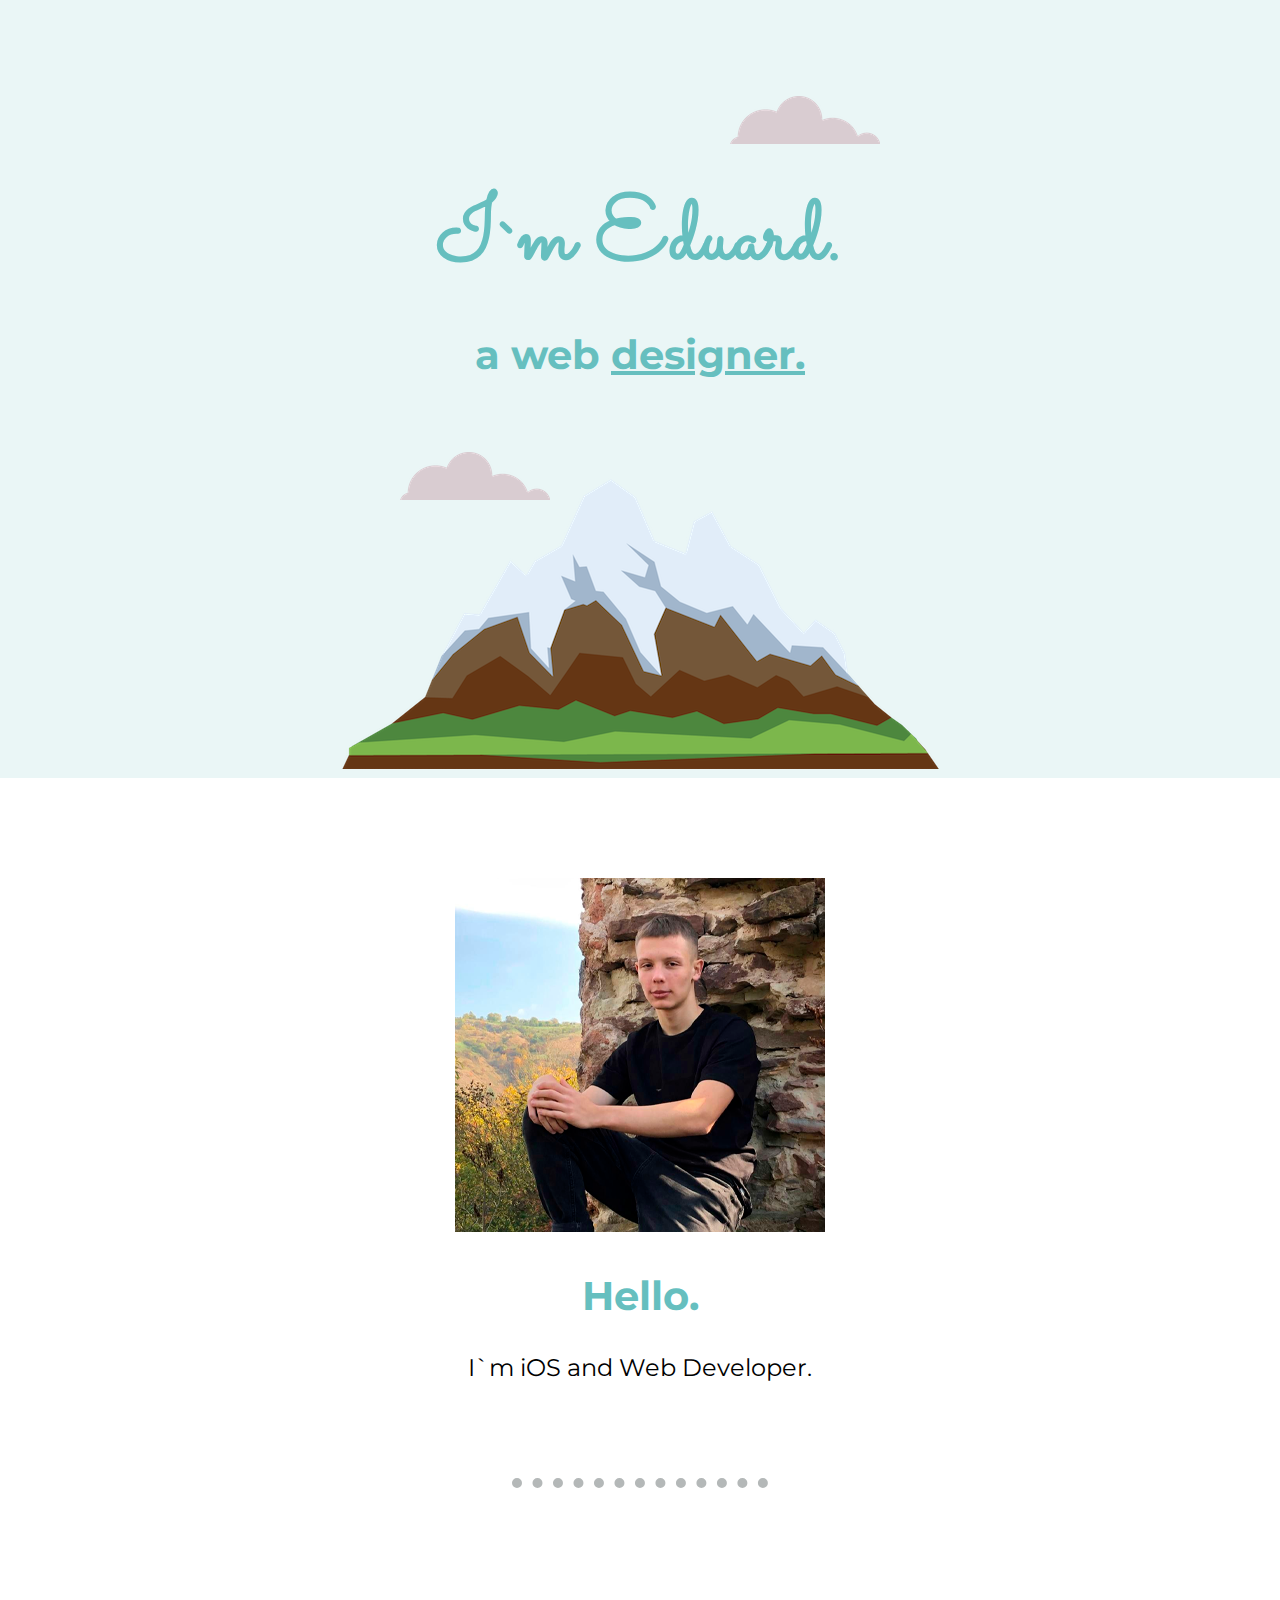
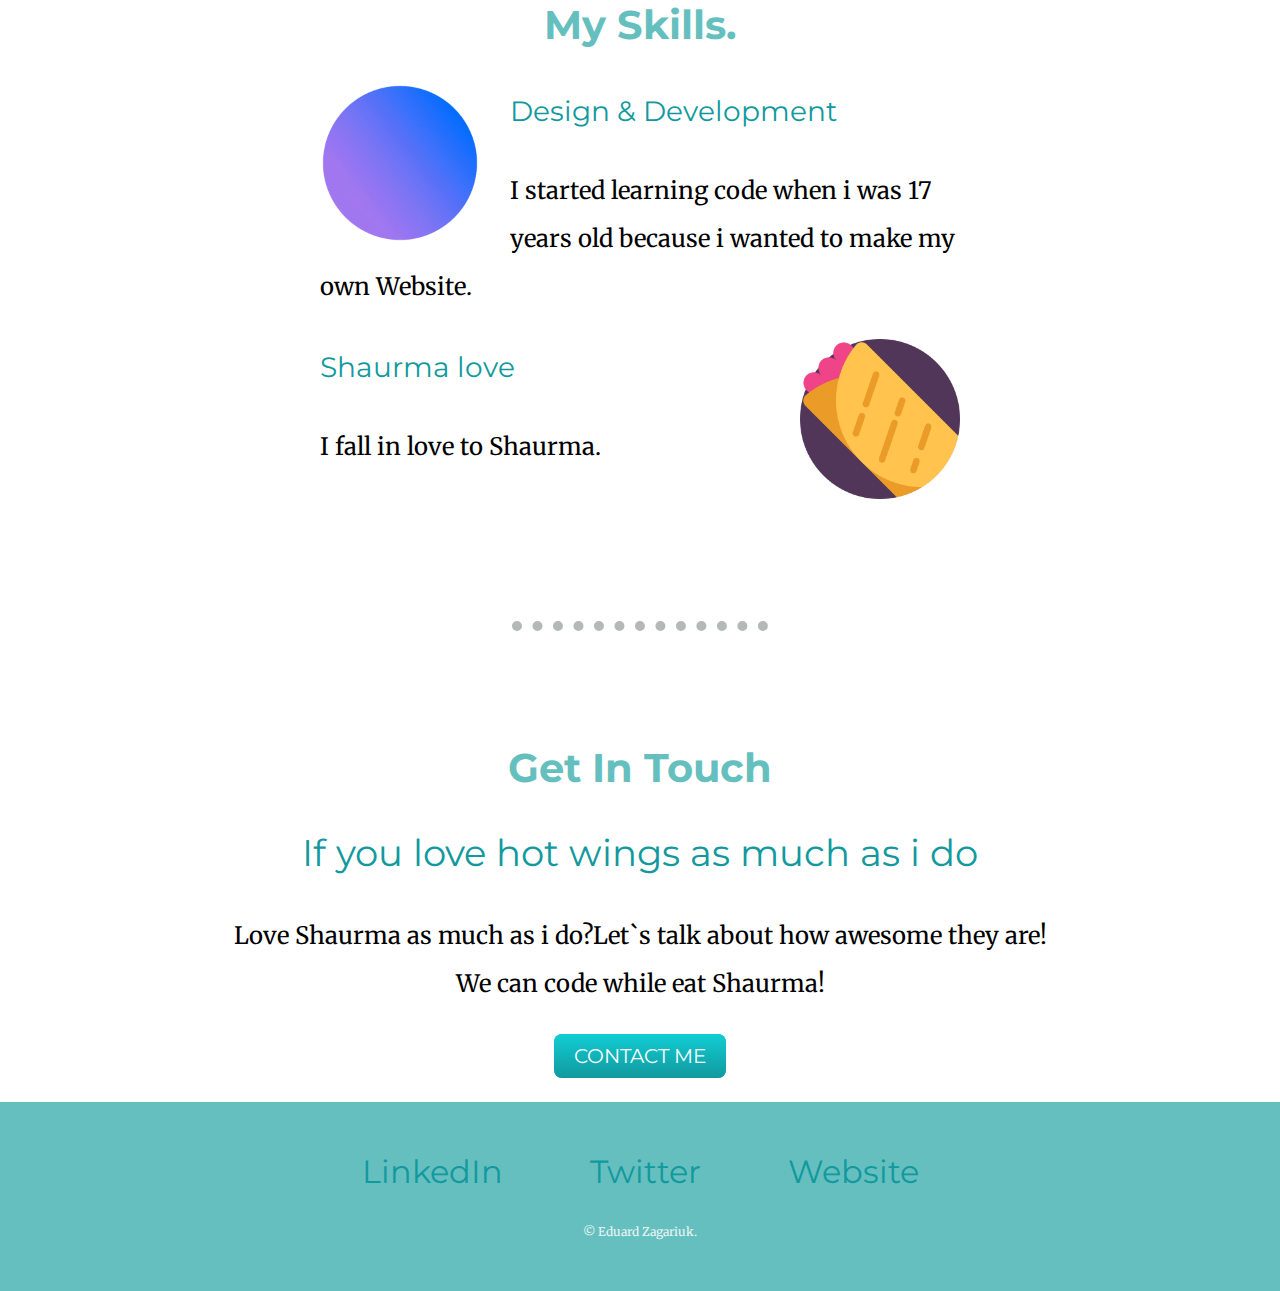
<file: CSS - My site/index.html>
<!DOCTYPE html>
<html lang="en">
<head>
	<meta charset="UTF-8">
	
	<link rel="preconnect" href="https://fonts.googleapis.com">
	<link rel="preconnect" href="https://fonts.gstatic.com" crossorigin>
	<link href="https://fonts.googleapis.com/css2?family=Merriweather&family=Montserrat&family=Sacramento&display=swap"
		rel="stylesheet"><link rel="icon" href="favicon.ico">
	<link rel="stylesheet" href="css/style.css"><meta http-equiv="X-UA-Compatible" content="IE=edge">
	<meta name="viewport" content="width=device-width, initial-scale=1.0">
	<title>My site</title>
</head>
<body>
	<div class="top_container">
		<img class="top_cloud" src="images/cloud.png" alt="">
<h1>I`m Eduard.</h1>
<h2>
	
	a web <span class="h1_undertext">designer.</span> 

</h2>
<img class="bottom_cloud" src="images/cloud.png" alt="">
<img src="images/mountain.png" alt="">
	</div>

<div class="middle_container">
	<!--  -->
	<div class="profile">
		<img  class="ava_img" src="images/photo.png" alt="User Photo">
		<h2>Hello.</h2>
		<p class="intro">I`m iOS and Web Developer.</p>
	</div>
	<hr class="hr_skills">
	<!--  -->
	<div class="skills">
		<h2>My Skills.</h2>
		<div class="skill_row">
			<img class="skill_img_gif" src="images/circle.gif" alt="">
			<h3>Design & Development</h3>
			<p>I started learning code when i was 17 years old 
				because i wanted to make my own Website.
			</p>
		</div>
		<!--  -->
		<div class="skill_row">
			<img class="skill_img_peper" src="images/shawerma.png" alt="">
			<h3>Shaurma love</h3>
			<p>I fall in love to Shaurma.</p>
		</div>
	</div>
	<hr class="hr_contact">
	<div class="contact_me">
		<h2>Get In Touch</h2>
		<h3>If you love hot wings as much as i do</h3>
		<p class="text_contact">Love Shaurma as much as i do?Let`s talk about how
			awesome they are!
			<br>
			We can code while eat Shaurma!
		</p>
		<a target="_blank" class="btn" href="mailto:edwardzagariuk@gmail.com">CONTACT ME</a>
	</div>
</div>


<div class="bottom_container">
	<a class="footer_link" href="https://www.linkedin.com/">LinkedIn</a>
	<a class="footer_link" href="https://twitter.com/">Twitter</a>
	<a class="footer_link" href="https://www.appbrewery.co/">Website</a>
	<p class="copyright">© Eduard Zagariuk.</p>
</div>

</body>
</html>
</file>
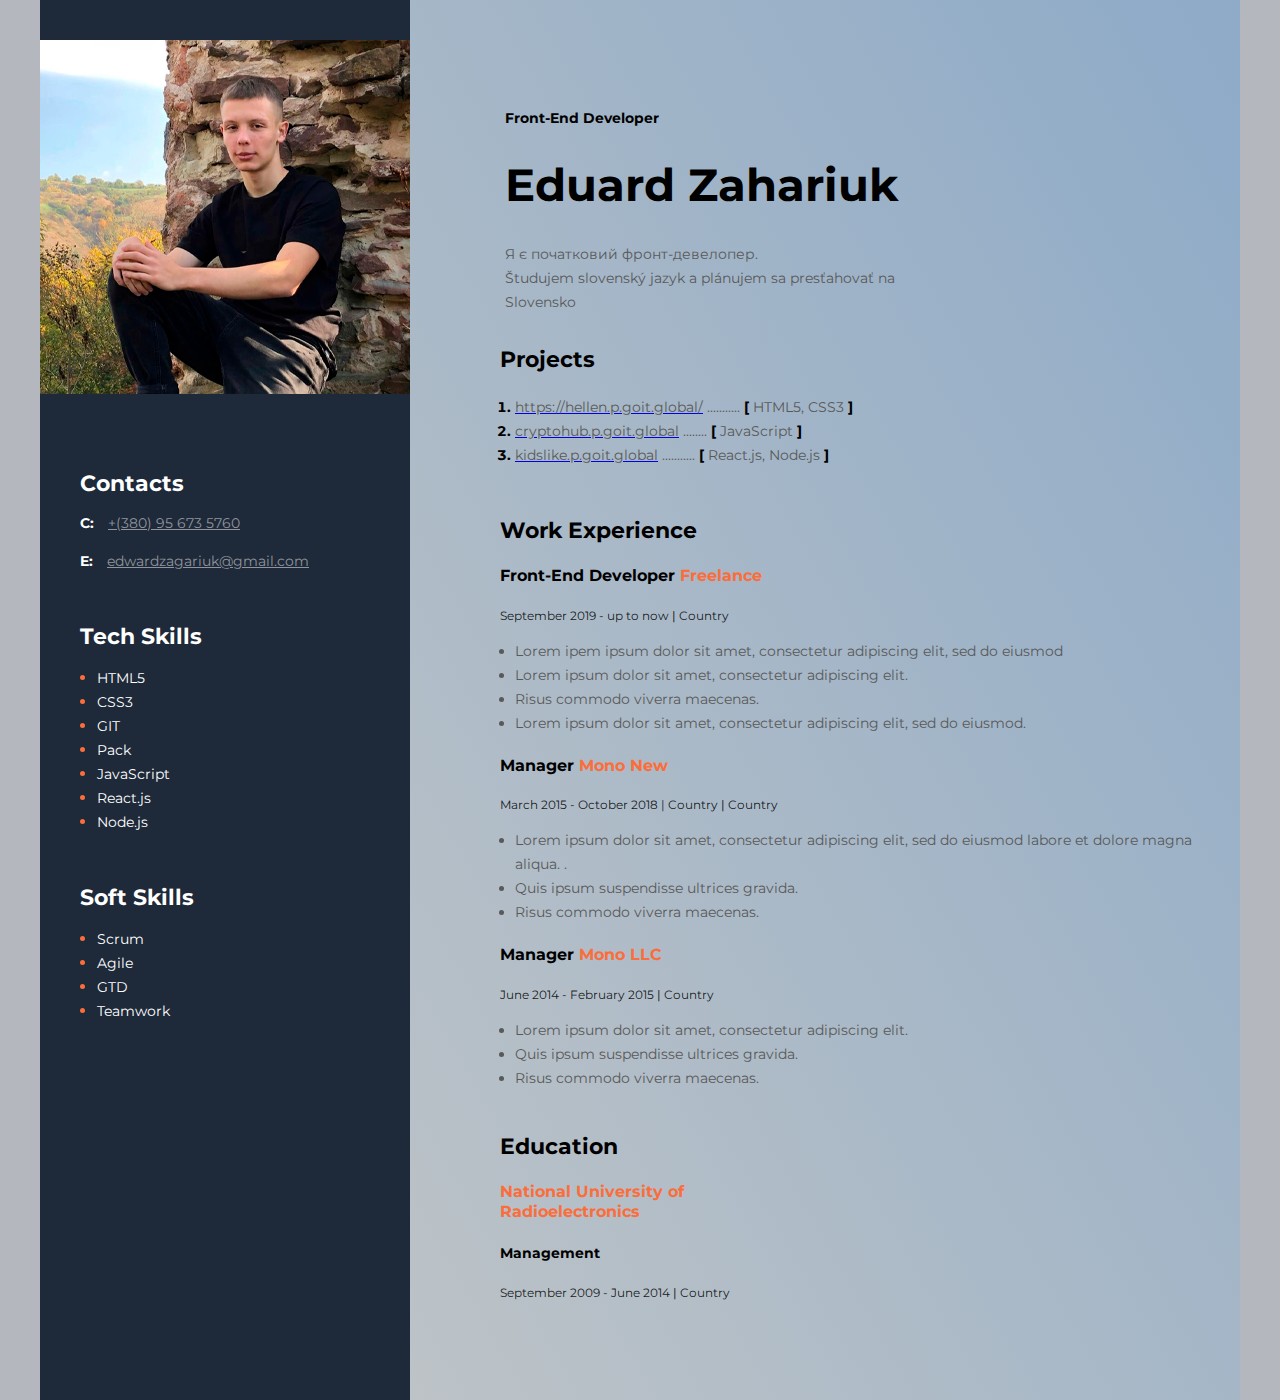
<file: Resume/index.html>
<!DOCTYPE html>
<html lang="en">

<head>
	<meta charset="UTF-8">
	<meta http-equiv="X-UA-Compatible" content="IE=edge">
	<meta name="viewport" content="width=device-width, initial-scale=1.0">
	<link rel="preconnect" href="https://fonts.googleapis.com">
	<link rel="preconnect" href="https://fonts.gstatic.com" crossorigin>
	<link href="https://fonts.googleapis.com/css2?family=Montserrat&display=swap" rel="stylesheet">
	<link rel="stylesheet" href="css/style.css">
	<title>Resume</title>
</head>

<body class="body_back">
<!-- Main -->
<div class="main">
<!-- User info-->

<div class="main_content">
<!-- name,front end develop -->
<div class="user_info">
<h2 class="user_info_h2">Front-End Developer</h2>

<h1 class="user_info_h1">Eduard Zahariuk</h1>
 


<p class="user_info_text">
Я є початковий фронт-девелопер.<br>Študujem slovenský jazyk a plánujem sa presťahovať na Slovensko
</p>

</div>

<!-- projects -->
<div class="projects"> 
	<h3 class="project_title">Projects</h3>

<ol class="project_ol_list">
<li class="project_list_nums">
	<a target="_blank" href="https://kidslike.p.goit.global/" class="project_list_nums"><span
			class="project_list_text">https://hellen.p.goit.global/</span></a>

	<span class="project_list_text">...........</span> <span class="project_list_staples"> [ </span><span
		class="project_list_text">HTML5, CSS3</span> <span class="project_list_staples"> ] </span>
</li>
<li class="project_list_nums"> 
	 <a target="_blank" href="https://cryptohub.p.goit.global/"><span class="project_list_text">cryptohub.p.goit.global</span></a> 
	 <span class="project_list_text">........</span><span class="project_list_staples"> [ </span><span class="project_list_text">JavaScript</span>  <span class="project_list_staples"> ] </span> 
	</li>
<li class="project_list_nums"> 
	<a target="_blank" href="https://kidslike.p.goit.global/" class="project_list_nums"><span class="project_list_text">kidslike.p.goit.global</span></a>
	
	<span class="project_list_text">...........</span> <span class="project_list_staples"> [ </span><span class="project_list_text">React.js, Node.js</span> <span class="project_list_staples"> ] </span>
</li>
</ol>

</div>
<!-- Work experiece -->
<div class="work_experience">
<h3 class="work_title">Work Experience</h3>

<!-- company 1 -->
<div class="company_1">
<h4 class="company_title">Front-End Developer <span class="company_title_text_coloured">Freelance</span> </h4>
<p class="company_date_of_work">September 2019 - up to now <span class="company_date_of_work_staple">|</span> Country</p>   

<ul class="work_ul_list">
<li class="company_list_dots"> 
<span class="company_list_text">
	
	Lorem ipem ipsum dolor sit amet, consectetur adipiscing elit, sed do eiusmod

</span>  
</li>
<li class="company_list_dots"> 
	<span class="company_list_text">
Lorem ipsum dolor sit amet, consectetur adipiscing elit.

</span> 
</li>
<li class="company_list_dots"> 
	<span class="company_list_text">
Risus commodo viverra maecenas.

</span>  
</li>
<li class="company_list_dots"> 
	<span class="company_list_text">

Lorem ipsum dolor sit amet, consectetur adipiscing elit, sed do eiusmod.
</span>  
</li>
</ul>

</div>

<!-- company 2 -->
<div class="company_2">
	<h4 class="company_title">Manager <span class="company_title_text_coloured">Mono New</span> </h4>
		<p class="company_date_of_work"> March 2015 - October 2018 | Country <span class="company_date_of_work_staple"> | </span> Country
		</p>
	
	<ul class="work_ul_list">
	<li class="company_list_dots">
		 <span class="company_list_text">
Lorem ipsum dolor sit amet, consectetur adipiscing elit, sed do eiusmod labore et dolore magna aliqua. .

	</span> 
</li>
	<li class="company_list_dots"> 
		<span class="company_list_text">
Quis ipsum suspendisse ultrices gravida.

	</span>
 </li>
	<li class="company_list_dots"> 
		<span class="company_list_text">

Risus commodo viverra maecenas.

	</span> 
 </li>

	</ul>
	
	</div>
<!-- company 3 -->
<div class="company_3">
	<h4 class="company_title">Manager <span class="company_title_text_coloured">Mono LLC</span>   </h4>
	<p class="company_date_of_work"> June 2014 - February 2015 <span class="company_date_of_work_staple"> | </span> Country</p>
	
	<ul class="work_ul_list">
	
		<li class="company_list_dots">
			 <span class="company_list_text">
Lorem ipsum dolor sit amet, consectetur adipiscing elit.

		</span> 
	 </li>
		<li class="company_list_dots"> 
			<span class="company_list_text">

Quis ipsum suspendisse ultrices gravida.
		</span> 
	</li>
		<li class="company_list_dots"> 
			<span class="company_list_text">
Risus commodo viverra maecenas.
		</span> 
	</li>
	</ul>
	
	</div>

</div>

<!-- bottom info -->

<div class="bottom_info">


	<h3 class="bottom_title">Education</h3>

	<h4 class="bottom_education_list_text">National University of Radioelectronics</h4>
	
	<h5 class="bottom_education_list_text_1">Management</h5>
<!-- use this code from companies class -->
	<p class="company_date_of_work"> September 2009 - June 2014 <span class="company_date_of_work_staple"> | </span> Country
	</p>

</div>

</div>

<!-- Side -->
<div class="sidebar">
<img src="img/photo.png" alt="User photo" class="photo">

<!-- contacts -->

<div class="contacts">
	<h3 class="list_name_sidebar">Contacts</h3>
	<div class="contact_type">
<p>
	<span class="contact_type">
		C:
			</span>
			<a href="tel:+380956735760" class="contact_link">+(380) 95 673 5760</a>
</p>
	

<p >
	<span class="contact_type">
		E:
	</span>
	 <a href="mailto:edwardzagariuk@gmail.com" class="contact_link">edwardzagariuk@gmail.com</a> 
</p>
	</div>
</div>

<!-- tech skills -->
<div class="tech_skills">
<h3 class="list_name_sidebar">
	Tech Skills
</h3>
<div>
<ul class="list_skills">
	<li class="list_skills_dots"> <span class="list_skills_text">HTML5</span> </li>
	<li class="list_skills_dots"> <span class="list_skills_text">CSS3</span></li>
      <li class="list_skills_dots"> <span class="list_skills_text">GIT</span></li>
       <li class="list_skills_dots"> <span class="list_skills_text">Pack</spanWeb></li>
       <li class="list_skills_dots"> <span class="list_skills_text">JavaScript</span></li>
       <li class="list_skills_dots"> <span class="list_skills_text">React.js</span></li>
	 <li class="list_skills_dots"> <span class="list_skills_text">Node.js</span></li>
</ul>
</div>
</div>

<!-- soft skills -->
<div>

	<h3  class="list_name_sidebar">Soft Skills</h3>
<ul class="list_skills">
	<li class="list_skills_dots"> <span class="list_skills_text">Scrum</span></li>
	<li class="list_skills_dots"> <span class="list_skills_text">Agile</span></li>
	<li class="list_skills_dots"> <span class="list_skills_text">GTD</span></li>
	<li class="list_skills_dots"> <span class="list_skills_text">Teamwork</span></li>
	</ul>

</div>
</aside>

</div>
</body>

</html>
</file>
<file: CSS - My site/css/style.css>
body{
margin: 0px;
text-align: center;
font-family: 'Merriweather', serif ;
font-size: 2em;
}
h1{
font-family: 'Sacramento', cursive;
margin: 50px auto 0 auto;
font-size: 5.625rem ;
color: #66BFBF;
line-height: 2;
}
h2{
	font-family: 'Montserrat', sans-serif;
	font-size: 2.5rem;
	margin-top: 0;
	color: #66BFBF;
	font-weight: bold;
	
}
h3{
	font-family: 'Montserrat', sans-serif;
	color: #11999E;
	font-weight: normal;
}
a{
font-family: 'Montserrat', sans-serif;
	color:#11999E;
	margin: 10px 20px;
	text-decoration: none ;
}

a:hover{

	color:#eaf6f6;
}

/* 

*/

.ava_img{
	margin-top: 50px;
	margin-bottom: 30px;
}


/* containers */
.top_container{
	background-color: #eaf6f6;
padding-top: 100px;
}
.h1_undertext{
	text-decoration: underline;
}


.middle_container{

}
.profile{

padding-top: 50px;
}

.bottom_container {

background-color: #66bfbf;
padding: 50px 0 20px;
margin-top: 30px;
	
}
.footer_link
{
padding: 20px;
text-align: center;
text-decoration: none;
}

/*  */
.top_cloud{
	position: absolute;
	right:25rem;
	top: 6rem;
}

.bottom_cloud{
	position: absolute;
	left: 25rem;
	bottom: 25rem;
}

/*  */
.intro{
	font-family: 'Montserrat', sans-serif;
	font-size: 1.5rem;
}

/*  */

.skill_row
{
margin: 100px auto 100px auto;
	width: 50%;
margin: 0 auto 0 auto;
text-align: left;
line-height: 2;
font-size: 1.5rem;

}
/* 
 */
 .skill_img_peper{
float: right;
	margin-left: 30px;
	width: 25%;
 }

/*  */

 .skill_img_gif{
float: left;
margin-right: 30px;
	width: 25%;
 }
 .contact_me {


 }

 .hr_skills{

	border-radius: 8;
		margin-top: 6rem;
		border-top: 10px dotted #b4b8b8;
		border-right: none;
		border-bottom: none;
		border-left: none;
		width: 20%;
		padding-bottom: 6rem;
		
 }
 .hr_contact{
border-radius: 8 ;
	margin-top: 150px;
border-top: 10px dotted #b4b8b8;
	border-right: none;
	border-bottom: none;
	border-left: none;
	width: 20%;
	padding-bottom: 6rem;
 }

.text_contact{

	line-height: 2;
	font-size: 1.5rem;

}

.btn {
	background: #11CDD4;
	background-image: -webkit-linear-gradient(top, #11CDD4, #11999E);
	background-image: -moz-linear-gradient(top, #11CDD4, #11999E);
	background-image: -ms-linear-gradient(top, #11CDD4, #11999E);
	background-image: -o-linear-gradient(top, #11CDD4, #11999E);
	background-image: linear-gradient(to bottom, #11CDD4, #11999E);
	-webkit-border-radius: 8;
	-moz-border-radius: 8;
	border-radius: 8px;
	font-family: Arial;
	color: #ffffff;
	font-size: 20px;
	padding: 10px 20px 10px 20px;
	text-decoration: none;
		font-family: 'Montserrat', sans-serif;
}

.btn:hover {
	background: #30E3CD;
	background-image: -webkit-linear-gradient(top, #30E3CD, #2BC4AD);
	background-image: -moz-linear-gradient(top, #30E3CD, #2BC4AD);
	background-image: -ms-linear-gradient(top, #30E3CD, #2BC4AD);
	background-image: -o-linear-gradient(top, #30E3CD, #2BC4AD);
	background-image: linear-gradient(to bottom, #30E3CD, #2BC4AD);
	text-decoration: none;
}
.copyright{
	color: #eaf6f6;
	font-size: 0.75rem;
	padding: 20px 0;
}
</file>
<file: Resume/css/style.css>
body
{
	font-family: 'Montserrat',
sans-serif;
}
/* body backcolor */
.body_back{
	background-color: #b4b8be ;
}
/* main styles */
.main{
display: flex;
flex-direction: row-reverse;
background-color: #828282;
width: 1200px;
height: 1400px;
margin: 0 auto;
}
/*right block */
.main_content {
background-color: #fff;
height: 200;
	width: 100%;
	background: linear-gradient(60deg, #bdc3c7 0, #8ba9c8 42%, rgb(241, 186, 229) 72%, rgb(111, 109, 112) 100%);
	animation: gradient 20s infinite linear;
	background-size: 400%;

}
/* animation gradient */
@keyframes main_content {
		0% {
			background-position: 80% 0%;
		}

		50% {
			background-position: 20% 100%;
		}

		100% {
			background-position: 90% 0%;
		}
	}




/* user information */
.user_info{
	margin-left: 95px;
	margin-top: 110px;
	margin-right:335px;
	margin-bottom: 32px;
	
}
/* user info front end */
.user_info_h2 {

	font-style: normal;
font-weight: 700;
font-size: 14px;
line-height: 17px;
/* identical to box height */


color: #000000;
}
/* user info Main title  */
.user_info_h1{
	font-style: normal;
	font-weight: 700;
	font-size: 45px;
	line-height: 55px;
	
	color: #000000;
}

/* user info text under main title */

.user_info_text{

	font-style: normal;
	font-weight: 400;
	font-size: 14px;
	line-height: 24px;
	/* or 171% */
	
	
	color: #595959;
}
/* Project,work educatoin,bottom titles */
.project_title , .work_title , .bottom_title {

	font-style: normal;
font-weight: 700;
font-size: 22px;
line-height: 27px;
/* identical to box height */


color: #000000;
}

/* ME projects */
.projects{
		margin-left: 90px;
		margin-top: 30px;

	}
/* розмітка списку */
		.project_ol_list{
padding: 0;
margin-left: 15px;
		}
/* project list nums */
.project_list_nums{
font-style: normal;
	font-weight: 700;
	font-size: 14px;
	line-height: 24px;
}
/* project list text */
.project_list_text{
font-style: normal;
	font-weight: 400;
	font-size: 14px;
	line-height: 24px;
	/* or 171% */


	color: #595959;
}
/* project list s[aples */
.project_list_staples{
font-style: normal;
	font-weight: 700;
	font-size: 14px;
	line-height: 24px;
	/* or 171% */


	color: #000000;

}
/* work exp block */
.work_experience{
	margin-left: 90px;
	margin-top: 50px;
}


/* company1 block */
.company_1{
margin-bottom: 16px;

}

/* company2 block */
.company_2 {
margin-bottom: 20px;
}

/* company3 block */
.company_3 {
margin-bottom: 43px;
}
/* розмітка списку */
.work_ul_list{

	padding: 0;
margin-left: 15px;

}


/* work exp companies titles */

.company_title{

	font-style: normal;
		font-weight: 700;
		font-size: 16px;
		line-height: 20px;
		/* identical to box height */
	
	
		color: #000000;
}
/* companies date of works */
.company_date_of_work{
	font-style: normal;
		font-weight: 400;
		font-size: 12px;
		line-height: 15px;
		/* identical to box height */
	
	
		color: rgba(0, 0, 0, 0.873);
}
/* staples in date of work */
.company_date_of_work_staple{
	font-family: 'Montserrat';
		font-style: normal;
		font-weight: 400;
		font-size: 12px;
		line-height: 15px;
		/* identical to box height */
	
	
		color: #000000;
}
/* company list dots */
.company_list_dots{

	font-style: normal;
		font-weight: 700;
		font-size: 14px;
		line-height: 24px;
		/* or 171% */
	
	
		color: #595959;
}

/* comppany text */

.company_list_text{
	font-weight: 400;
		font-size: 14px;
		line-height: 24px;
		/* or 171% */

	
		color: #595959;
}
/* companies titles coloured */
.company_title_text_coloured{

	font-style: normal;
		font-weight: 700;
		font-size: 16px;
		line-height: 20px;
		/* identical to box height */
	
	
		color: #FB6D3A;
}
/* bottom informatoin  main block */

.bottom_info{
margin-left: 90px;

width: 327px;
	height: 114px;
}
/* botom text after "Education" */
.bottom_education_list_text{
font-weight: 700;
	font-size: 16px;
	line-height: 20px;
	/* identical to box height */


	color: #FB6D3A;
}
/* bottom text after NU of radioelectr. */
.bottom_education_list_text_1{
font-style: normal;
	font-weight: 700;
	font-size: 14px;
	line-height: 17px;
	/* identical to box height */


	color: #000000;
}


/* sidebar styles */
.sidebar{
	background-color:#1E2939;
padding-top: 40px;
width: 370px;
}
.photo{
	width: 370px;
		height: 354px;
	margin-bottom: 50px;
}
/* h3  sidebar */
.list_name_sidebar {
	margin-left: 40px;
	color: #fff;
	font-style: normal;
		font-weight: 700;
		font-size: 22px;
		line-height: 27px;
		margin-bottom: 10px;
	
}
/* marked list */
.list_skills {
margin-left: 17px;
color: #fff;
}
/* list skill dots */
.list_skills_dots{
	color: #FB6D3A;
}
/* list skiil text after dots */

.list_skills_text{
	font-style: normal;
	font-weight: 400;
	font-size: 14px;
	line-height: 24px;
color: #fff;
}

/* cont block and tech skills block */
.contacts , .tech_skills {
margin-bottom: 50px;

}
/* letters */
.contact_type{
	font-style: normal;
		font-weight: 700;
		font-size: 14px;
		line-height: 24px;
		color: #ffffff;
		margin-right: 10px;
		margin-left: 20px;
}
/* num and mail */
.contact_link{
	font-style: normal;
	font-weight: 400;
	font-size: 14px;
	line-height: 24px;
	color: #8F949C;
	
	
}

body {
	margin: 0;
	padding: 0;
}

.gradient {
	height: 100vh;
	width: 100%;
	background: linear-gradient(149deg, rgba(24, 187, 156, 1) 0%, rgba(106, 57, 175, 1) 42%, rgba(187, 24, 148, 1) 72%, rgba(115, 53, 134, 1) 100%);
	animation: gradient 10s infinite linear;
	background-size: 400%;
}

@keyframes gradient {
	0% {
		background-position: 80% 0%;
	}

	50% {
		background-position: 20% 100%;
	}

	100% {
		background-position: 80% 0%;
	}
}
</file>
